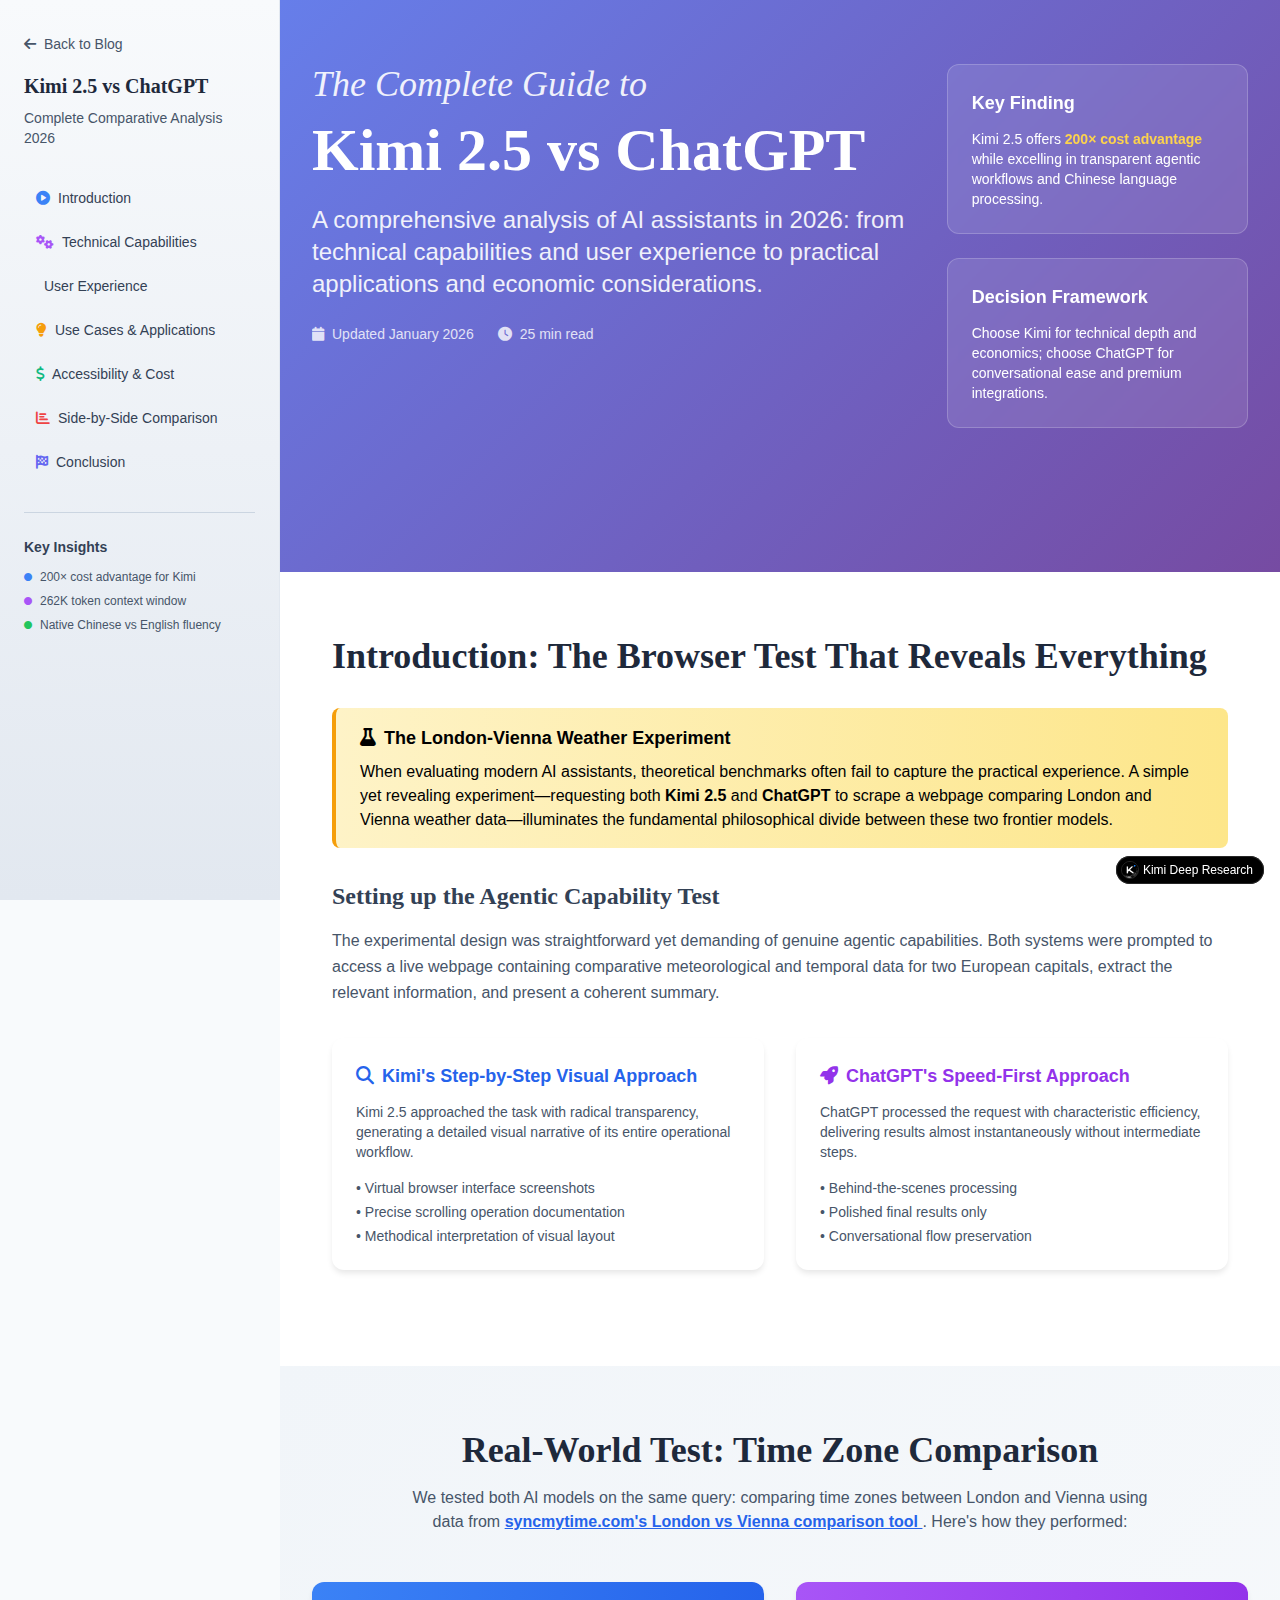
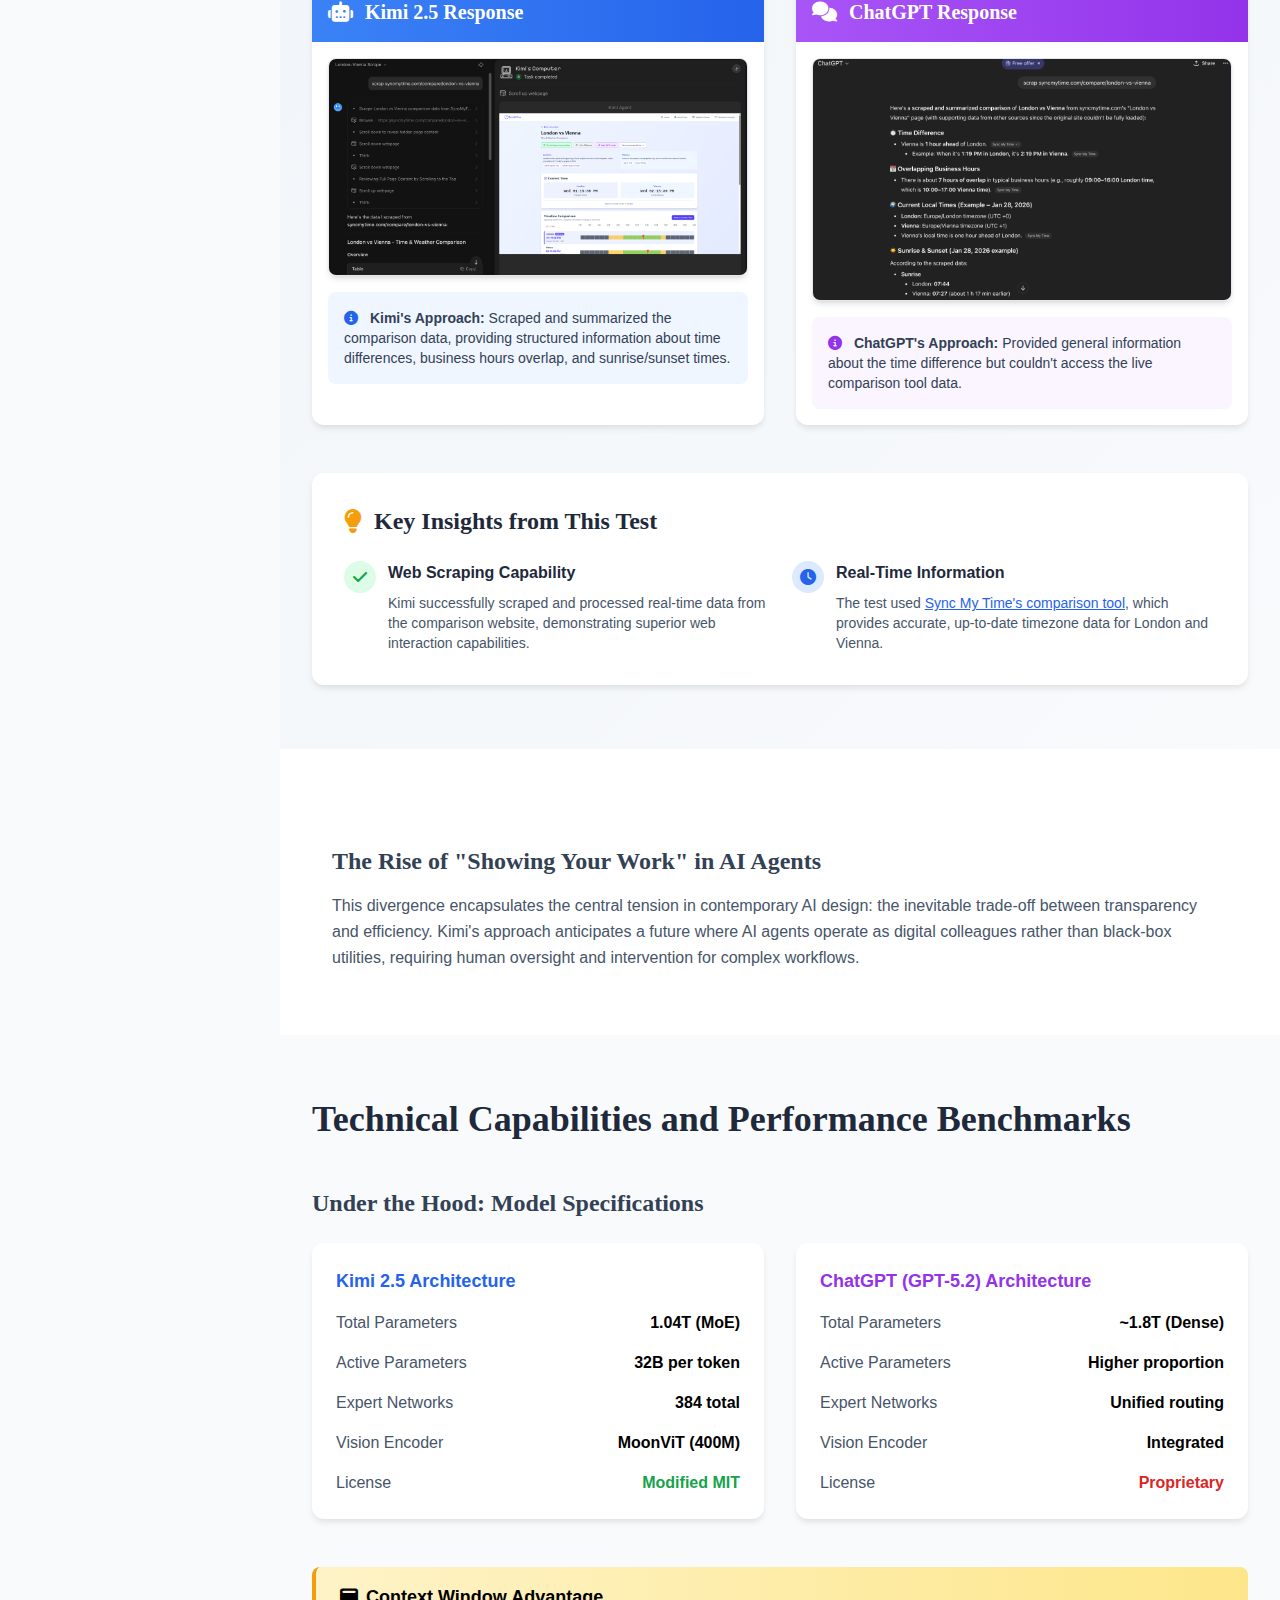
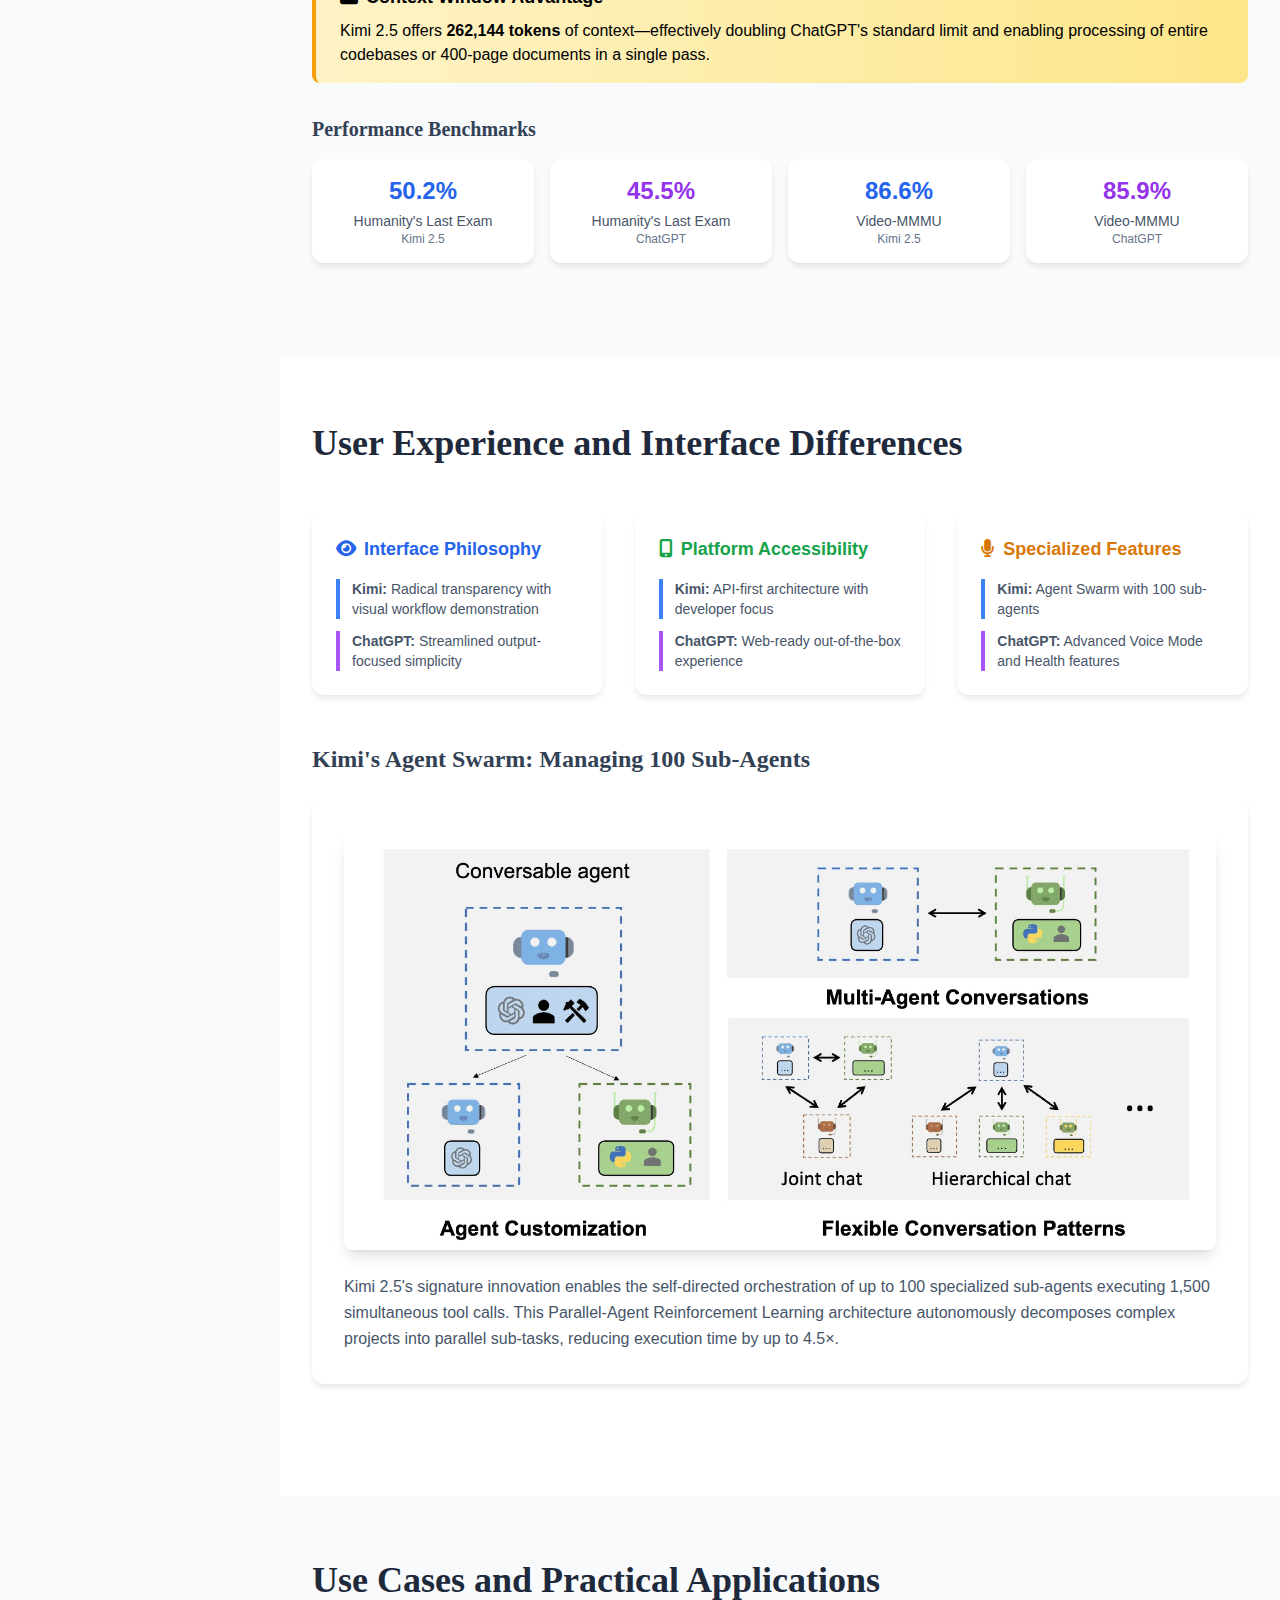
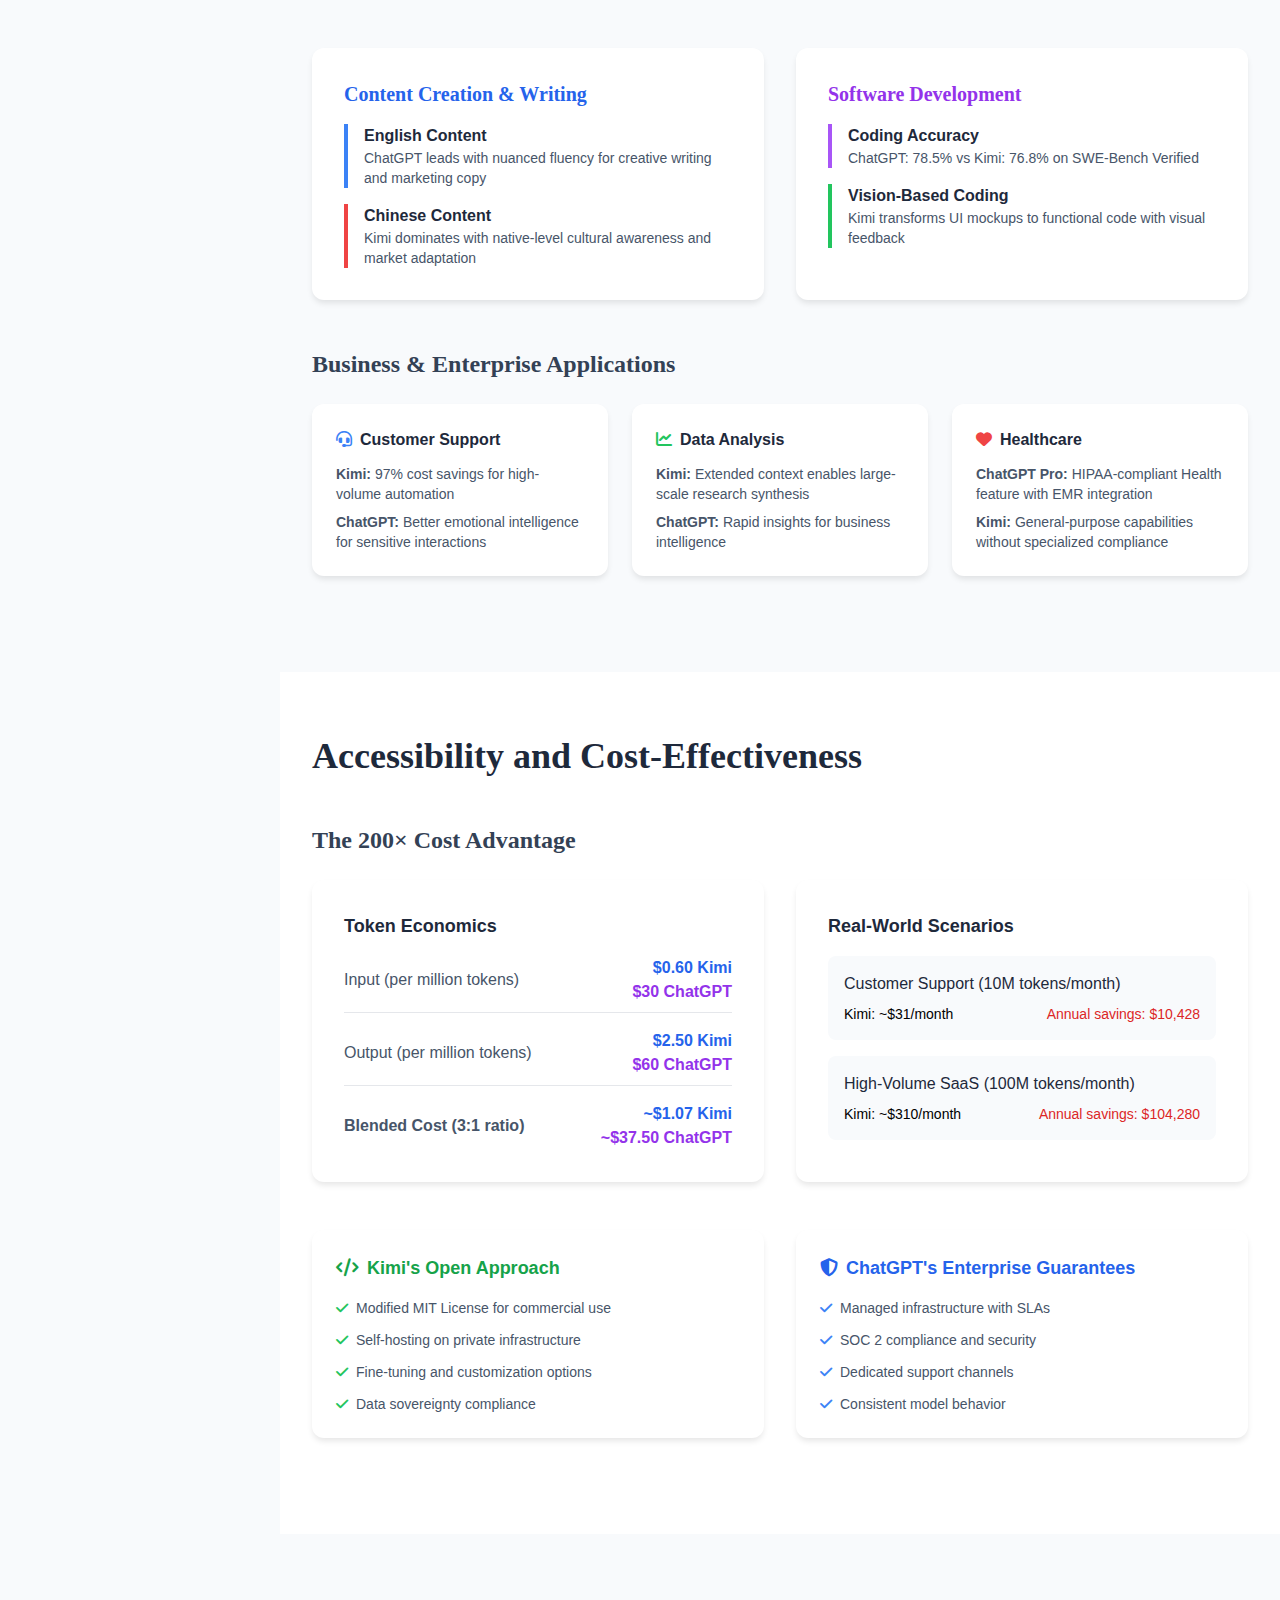
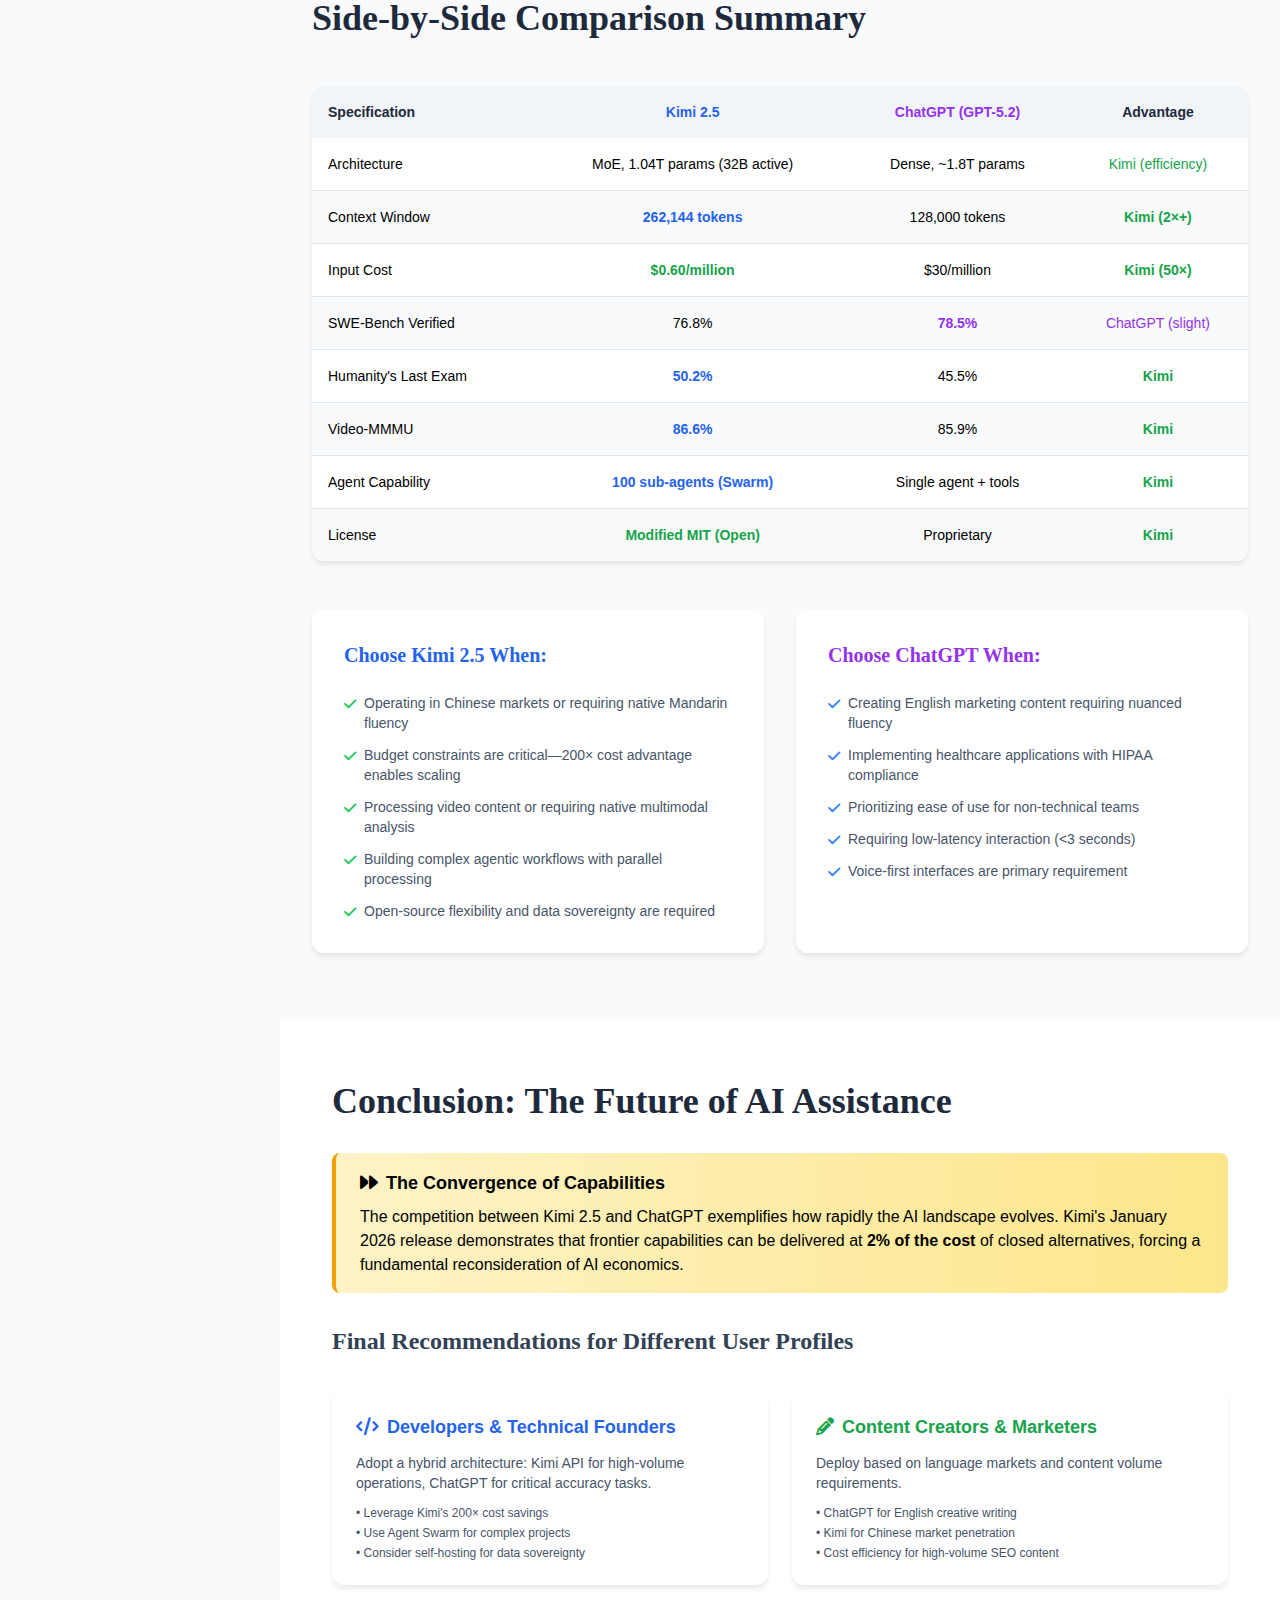
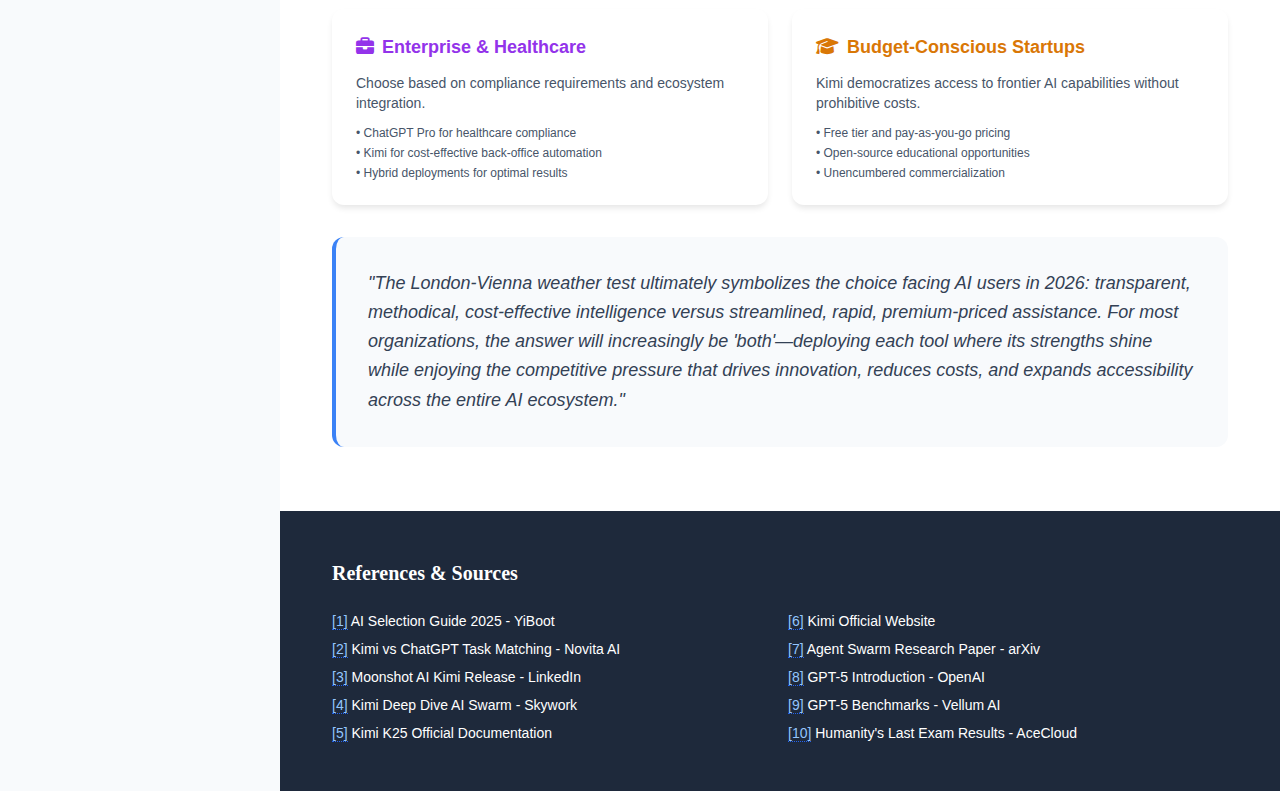
<file: kimi-guide.html>
<!DOCTYPE html>
<!-- saved from url=(0065)https://www.kimi.com/preview/19c05e88-d002-8267-8000-05ff05252a1d -->
<html lang="en"><head><meta http-equiv="Content-Type" content="text/html; charset=UTF-8">
    
    <meta name="viewport" content="width=device-width, initial-scale=1.0">
    <title>Kimi 2.5 vs ChatGPT: The Complete 2026 Guide</title>
    <script src="./kimi-guide_files/saved_resource"></script>
    <link href="./kimi-guide_files/css2" rel="stylesheet">
    <link rel="stylesheet" href="https://cdnjs.cloudflare.com/ajax/libs/font-awesome/6.4.0/css/all.min.css">
    <style>
        :root {
            --primary: #2563eb;
            --secondary: #64748b;
            --accent: #f59e0b;
            --neutral: #f8fafc;
            --base-100: #ffffff;
        }
        
        .font-tiempos { font-family: 'Tiempos Headline', serif; }
        .font-inter { font-family: 'Inter', sans-serif; }
        
        .hero-gradient {
            background: linear-gradient(135deg, #667eea 0%, #764ba2 100%);
        }
        
        .toc-fixed {
            position: fixed;
            top: 0;
            left: 0;
            width: 280px;
            height: 100vh;
            background: linear-gradient(180deg, #f8fafc 0%, #e2e8f0 100%);
            border-right: 1px solid #e2e8f0;
            z-index: 1000;
            overflow-y: auto;
            padding: 2rem 1.5rem;
        }
        
        .content-area {
            margin-left: 280px;
            min-height: 100vh;
        }
        
        .bento-grid {
            display: grid;
            grid-template-columns: 2fr 1fr;
            grid-template-rows: auto auto;
            gap: 2rem;
            margin-bottom: 3rem;
        }
        
        .bento-main {
            grid-row: 1 / 3;
        }
        
        .comparison-card {
            background: white;
            border-radius: 12px;
            box-shadow: 0 4px 6px -1px rgba(0, 0, 0, 0.1);
            transition: all 0.3s ease;
        }
        
        .comparison-card:hover {
            transform: translateY(-4px);
            box-shadow: 0 20px 25px -5px rgba(0, 0, 0, 0.1);
        }
        
        .insight-highlight {
            background: linear-gradient(90deg, #fef3c7 0%, #fde68a 100%);
            border-left: 4px solid #f59e0b;
            padding: 1rem 1.5rem;
            border-radius: 8px;
            margin: 1.5rem 0;
        }
        
        .citation-link {
            color: #2563eb;
            text-decoration: none;
            font-weight: 500;
            border-bottom: 1px dotted #2563eb;
        }
        
        .citation-link:hover {
            background: #eff6ff;
            border-bottom-style: solid;
        }
        
        @media (max-width: 1024px) {
            .toc-fixed {
                transform: translateX(-100%);
                transition: transform 0.3s ease;
            }
            
            .toc-fixed.open {
                transform: translateX(0);
            }
            
            .content-area {
                margin-left: 0;
            }
            
            .bento-grid {
                grid-template-columns: 1fr;
                grid-template-rows: auto auto auto;
            }
            
            .bento-main {
                grid-row: 1;
            }
        }

        @media (max-width: 768px) {
            .container {
                padding-left: 1rem;
                padding-right: 1rem;
            }

            .comparison-card, .bento-main, .bento-side, .insight-highlight {
                word-wrap: break-word;
                overflow-wrap: break-word;
            }
        }

        @media (max-width: 390px) {
            body {
                overflow-x: hidden;
            }
        }
    </style>
  <!--<base target="_blank">--><base href="." target="_blank">
<script src="./kimi-guide_files/sdk-seed.js" defer="" data-brand="dr"></script>
<style>*, ::before, ::after{--tw-border-spacing-x:0;--tw-border-spacing-y:0;--tw-translate-x:0;--tw-translate-y:0;--tw-rotate:0;--tw-skew-x:0;--tw-skew-y:0;--tw-scale-x:1;--tw-scale-y:1;--tw-pan-x: ;--tw-pan-y: ;--tw-pinch-zoom: ;--tw-scroll-snap-strictness:proximity;--tw-gradient-from-position: ;--tw-gradient-via-position: ;--tw-gradient-to-position: ;--tw-ordinal: ;--tw-slashed-zero: ;--tw-numeric-figure: ;--tw-numeric-spacing: ;--tw-numeric-fraction: ;--tw-ring-inset: ;--tw-ring-offset-width:0px;--tw-ring-offset-color:#fff;--tw-ring-color:rgb(59 130 246 / 0.5);--tw-ring-offset-shadow:0 0 #0000;--tw-ring-shadow:0 0 #0000;--tw-shadow:0 0 #0000;--tw-shadow-colored:0 0 #0000;--tw-blur: ;--tw-brightness: ;--tw-contrast: ;--tw-grayscale: ;--tw-hue-rotate: ;--tw-invert: ;--tw-saturate: ;--tw-sepia: ;--tw-drop-shadow: ;--tw-backdrop-blur: ;--tw-backdrop-brightness: ;--tw-backdrop-contrast: ;--tw-backdrop-grayscale: ;--tw-backdrop-hue-rotate: ;--tw-backdrop-invert: ;--tw-backdrop-opacity: ;--tw-backdrop-saturate: ;--tw-backdrop-sepia: ;--tw-contain-size: ;--tw-contain-layout: ;--tw-contain-paint: ;--tw-contain-style: }::backdrop{--tw-border-spacing-x:0;--tw-border-spacing-y:0;--tw-translate-x:0;--tw-translate-y:0;--tw-rotate:0;--tw-skew-x:0;--tw-skew-y:0;--tw-scale-x:1;--tw-scale-y:1;--tw-pan-x: ;--tw-pan-y: ;--tw-pinch-zoom: ;--tw-scroll-snap-strictness:proximity;--tw-gradient-from-position: ;--tw-gradient-via-position: ;--tw-gradient-to-position: ;--tw-ordinal: ;--tw-slashed-zero: ;--tw-numeric-figure: ;--tw-numeric-spacing: ;--tw-numeric-fraction: ;--tw-ring-inset: ;--tw-ring-offset-width:0px;--tw-ring-offset-color:#fff;--tw-ring-color:rgb(59 130 246 / 0.5);--tw-ring-offset-shadow:0 0 #0000;--tw-ring-shadow:0 0 #0000;--tw-shadow:0 0 #0000;--tw-shadow-colored:0 0 #0000;--tw-blur: ;--tw-brightness: ;--tw-contrast: ;--tw-grayscale: ;--tw-hue-rotate: ;--tw-invert: ;--tw-saturate: ;--tw-sepia: ;--tw-drop-shadow: ;--tw-backdrop-blur: ;--tw-backdrop-brightness: ;--tw-backdrop-contrast: ;--tw-backdrop-grayscale: ;--tw-backdrop-hue-rotate: ;--tw-backdrop-invert: ;--tw-backdrop-opacity: ;--tw-backdrop-saturate: ;--tw-backdrop-sepia: ;--tw-contain-size: ;--tw-contain-layout: ;--tw-contain-paint: ;--tw-contain-style: }/* ! tailwindcss v3.4.17 | MIT License | https://tailwindcss.com */*,::after,::before{box-sizing:border-box;border-width:0;border-style:solid;border-color:#e5e7eb}::after,::before{--tw-content:''}:host,html{line-height:1.5;-webkit-text-size-adjust:100%;-moz-tab-size:4;tab-size:4;font-family:ui-sans-serif, system-ui, sans-serif, "Apple Color Emoji", "Segoe UI Emoji", "Segoe UI Symbol", "Noto Color Emoji";font-feature-settings:normal;font-variation-settings:normal;-webkit-tap-highlight-color:transparent}body{margin:0;line-height:inherit}hr{height:0;color:inherit;border-top-width:1px}abbr:where([title]){-webkit-text-decoration:underline dotted;text-decoration:underline dotted}h1,h2,h3,h4,h5,h6{font-size:inherit;font-weight:inherit}a{color:inherit;text-decoration:inherit}b,strong{font-weight:bolder}code,kbd,pre,samp{font-family:ui-monospace, SFMono-Regular, Menlo, Monaco, Consolas, "Liberation Mono", "Courier New", monospace;font-feature-settings:normal;font-variation-settings:normal;font-size:1em}small{font-size:80%}sub,sup{font-size:75%;line-height:0;position:relative;vertical-align:baseline}sub{bottom:-.25em}sup{top:-.5em}table{text-indent:0;border-color:inherit;border-collapse:collapse}button,input,optgroup,select,textarea{font-family:inherit;font-feature-settings:inherit;font-variation-settings:inherit;font-size:100%;font-weight:inherit;line-height:inherit;letter-spacing:inherit;color:inherit;margin:0;padding:0}button,select{text-transform:none}button,input:where([type=button]),input:where([type=reset]),input:where([type=submit]){-webkit-appearance:button;background-color:transparent;background-image:none}:-moz-focusring{outline:auto}:-moz-ui-invalid{box-shadow:none}progress{vertical-align:baseline}::-webkit-inner-spin-button,::-webkit-outer-spin-button{height:auto}[type=search]{-webkit-appearance:textfield;outline-offset:-2px}::-webkit-search-decoration{-webkit-appearance:none}::-webkit-file-upload-button{-webkit-appearance:button;font:inherit}summary{display:list-item}blockquote,dd,dl,figure,h1,h2,h3,h4,h5,h6,hr,p,pre{margin:0}fieldset{margin:0;padding:0}legend{padding:0}menu,ol,ul{list-style:none;margin:0;padding:0}dialog{padding:0}textarea{resize:vertical}input::placeholder,textarea::placeholder{opacity:1;color:#9ca3af}[role=button],button{cursor:pointer}:disabled{cursor:default}audio,canvas,embed,iframe,img,object,svg,video{display:block;vertical-align:middle}img,video{max-width:100%;height:auto}[hidden]:where(:not([hidden=until-found])){display:none}.container{width:100%}@media (min-width: 640px){.container{max-width:640px}}@media (min-width: 768px){.container{max-width:768px}}@media (min-width: 1024px){.container{max-width:1024px}}@media (min-width: 1280px){.container{max-width:1280px}}@media (min-width: 1536px){.container{max-width:1536px}}.mx-auto{margin-left:auto;margin-right:auto}.my-8{margin-top:2rem;margin-bottom:2rem}.mb-2{margin-bottom:0.5rem}.mb-3{margin-bottom:0.75rem}.mb-4{margin-bottom:1rem}.mb-6{margin-bottom:1.5rem}.mb-8{margin-bottom:2rem}.mr-2{margin-right:0.5rem}.mt-8{margin-top:2rem}.mb-1{margin-bottom:0.25rem}.mb-12{margin-bottom:3rem}.mt-1{margin-top:0.25rem}.mt-12{margin-top:3rem}.block{display:block}.flex{display:flex}.grid{display:grid}.w-full{width:100%}.max-w-3xl{max-width:48rem}.max-w-4xl{max-width:56rem}.max-w-none{max-width:none}.max-w-6xl{max-width:72rem}.items-start{align-items:flex-start}.items-center{align-items:center}.justify-between{justify-content:space-between}.gap-8{gap:2rem}.gap-4{gap:1rem}.gap-6{gap:1.5rem}.space-x-6 > :not([hidden]) ~ :not([hidden]){--tw-space-x-reverse:0;margin-right:calc(1.5rem * var(--tw-space-x-reverse));margin-left:calc(1.5rem * calc(1 - var(--tw-space-x-reverse)))}.space-y-1 > :not([hidden]) ~ :not([hidden]){--tw-space-y-reverse:0;margin-top:calc(0.25rem * calc(1 - var(--tw-space-y-reverse)));margin-bottom:calc(0.25rem * var(--tw-space-y-reverse))}.space-y-2 > :not([hidden]) ~ :not([hidden]){--tw-space-y-reverse:0;margin-top:calc(0.5rem * calc(1 - var(--tw-space-y-reverse)));margin-bottom:calc(0.5rem * var(--tw-space-y-reverse))}.space-y-6 > :not([hidden]) ~ :not([hidden]){--tw-space-y-reverse:0;margin-top:calc(1.5rem * calc(1 - var(--tw-space-y-reverse)));margin-bottom:calc(1.5rem * var(--tw-space-y-reverse))}.space-y-3 > :not([hidden]) ~ :not([hidden]){--tw-space-y-reverse:0;margin-top:calc(0.75rem * calc(1 - var(--tw-space-y-reverse)));margin-bottom:calc(0.75rem * var(--tw-space-y-reverse))}.space-y-4 > :not([hidden]) ~ :not([hidden]){--tw-space-y-reverse:0;margin-top:calc(1rem * calc(1 - var(--tw-space-y-reverse)));margin-bottom:calc(1rem * var(--tw-space-y-reverse))}.divide-y > :not([hidden]) ~ :not([hidden]){--tw-divide-y-reverse:0;border-top-width:calc(1px * calc(1 - var(--tw-divide-y-reverse)));border-bottom-width:calc(1px * var(--tw-divide-y-reverse))}.divide-slate-200 > :not([hidden]) ~ :not([hidden]){--tw-divide-opacity:1;border-color:rgb(226 232 240 / var(--tw-divide-opacity, 1))}.overflow-x-auto{overflow-x:auto}.rounded-md{border-radius:0.375rem}.rounded-xl{border-radius:0.75rem}.rounded-lg{border-radius:0.5rem}.border{border-width:1px}.border-t{border-top-width:1px}.border-b{border-bottom-width:1px}.border-l-4{border-left-width:4px}.border-slate-300{--tw-border-opacity:1;border-color:rgb(203 213 225 / var(--tw-border-opacity, 1))}.border-white\/20{border-color:rgb(255 255 255 / 0.2)}.border-blue-500{--tw-border-opacity:1;border-color:rgb(59 130 246 / var(--tw-border-opacity, 1))}.border-green-500{--tw-border-opacity:1;border-color:rgb(34 197 94 / var(--tw-border-opacity, 1))}.border-purple-500{--tw-border-opacity:1;border-color:rgb(168 85 247 / var(--tw-border-opacity, 1))}.border-red-500{--tw-border-opacity:1;border-color:rgb(239 68 68 / var(--tw-border-opacity, 1))}.bg-slate-50{--tw-bg-opacity:1;background-color:rgb(248 250 252 / var(--tw-bg-opacity, 1))}.bg-white{--tw-bg-opacity:1;background-color:rgb(255 255 255 / var(--tw-bg-opacity, 1))}.bg-white\/10{background-color:rgb(255 255 255 / 0.1)}.bg-slate-100{--tw-bg-opacity:1;background-color:rgb(241 245 249 / var(--tw-bg-opacity, 1))}.bg-slate-800{--tw-bg-opacity:1;background-color:rgb(30 41 59 / var(--tw-bg-opacity, 1))}.p-6{padding:1.5rem}.p-4{padding:1rem}.p-8{padding:2rem}.px-3{padding-left:0.75rem;padding-right:0.75rem}.px-8{padding-left:2rem;padding-right:2rem}.py-16{padding-top:4rem;padding-bottom:4rem}.py-2{padding-top:0.5rem;padding-bottom:0.5rem}.py-12{padding-top:3rem;padding-bottom:3rem}.pt-6{padding-top:1.5rem}.pb-2{padding-bottom:0.5rem}.pl-3{padding-left:0.75rem}.pl-4{padding-left:1rem}.text-left{text-align:left}.text-center{text-align:center}.text-right{text-align:right}.text-2xl{font-size:1.5rem;line-height:2rem}.text-3xl{font-size:1.875rem;line-height:2.25rem}.text-4xl{font-size:2.25rem;line-height:2.5rem}.text-5xl{font-size:3rem;line-height:1}.text-\[8px\]{font-size:8px}.text-lg{font-size:1.125rem;line-height:1.75rem}.text-sm{font-size:0.875rem;line-height:1.25rem}.text-xl{font-size:1.25rem;line-height:1.75rem}.text-xs{font-size:0.75rem;line-height:1rem}.font-bold{font-weight:700}.font-light{font-weight:300}.font-medium{font-weight:500}.font-semibold{font-weight:600}.italic{font-style:italic}.leading-relaxed{line-height:1.625}.leading-tight{line-height:1.25}.text-amber-300{--tw-text-opacity:1;color:rgb(252 211 77 / var(--tw-text-opacity, 1))}.text-amber-500{--tw-text-opacity:1;color:rgb(245 158 11 / var(--tw-text-opacity, 1))}.text-blue-500{--tw-text-opacity:1;color:rgb(59 130 246 / var(--tw-text-opacity, 1))}.text-blue-600{--tw-text-opacity:1;color:rgb(37 99 235 / var(--tw-text-opacity, 1))}.text-emerald-500{--tw-text-opacity:1;color:rgb(16 185 129 / var(--tw-text-opacity, 1))}.text-green-500{--tw-text-opacity:1;color:rgb(34 197 94 / var(--tw-text-opacity, 1))}.text-indigo-500{--tw-text-opacity:1;color:rgb(99 102 241 / var(--tw-text-opacity, 1))}.text-purple-500{--tw-text-opacity:1;color:rgb(168 85 247 / var(--tw-text-opacity, 1))}.text-purple-600{--tw-text-opacity:1;color:rgb(147 51 234 / var(--tw-text-opacity, 1))}.text-red-500{--tw-text-opacity:1;color:rgb(239 68 68 / var(--tw-text-opacity, 1))}.text-slate-600{--tw-text-opacity:1;color:rgb(71 85 105 / var(--tw-text-opacity, 1))}.text-slate-700{--tw-text-opacity:1;color:rgb(51 65 85 / var(--tw-text-opacity, 1))}.text-slate-800{--tw-text-opacity:1;color:rgb(30 41 59 / var(--tw-text-opacity, 1))}.text-white{--tw-text-opacity:1;color:rgb(255 255 255 / var(--tw-text-opacity, 1))}.text-amber-600{--tw-text-opacity:1;color:rgb(217 119 6 / var(--tw-text-opacity, 1))}.text-green-600{--tw-text-opacity:1;color:rgb(22 163 74 / var(--tw-text-opacity, 1))}.text-red-600{--tw-text-opacity:1;color:rgb(220 38 38 / var(--tw-text-opacity, 1))}.text-slate-500{--tw-text-opacity:1;color:rgb(100 116 139 / var(--tw-text-opacity, 1))}.text-blue-300{--tw-text-opacity:1;color:rgb(147 197 253 / var(--tw-text-opacity, 1))}.opacity-80{opacity:0.8}.opacity-90{opacity:0.9}.shadow-lg{--tw-shadow:0 10px 15px -3px rgb(0 0 0 / 0.1), 0 4px 6px -4px rgb(0 0 0 / 0.1);--tw-shadow-colored:0 10px 15px -3px var(--tw-shadow-color), 0 4px 6px -4px var(--tw-shadow-color);box-shadow:var(--tw-ring-offset-shadow, 0 0 #0000), var(--tw-ring-shadow, 0 0 #0000), var(--tw-shadow)}.backdrop-blur-sm{--tw-backdrop-blur:blur(4px);-webkit-backdrop-filter:var(--tw-backdrop-blur) var(--tw-backdrop-brightness) var(--tw-backdrop-contrast) var(--tw-backdrop-grayscale) var(--tw-backdrop-hue-rotate) var(--tw-backdrop-invert) var(--tw-backdrop-opacity) var(--tw-backdrop-saturate) var(--tw-backdrop-sepia);backdrop-filter:var(--tw-backdrop-blur) var(--tw-backdrop-brightness) var(--tw-backdrop-contrast) var(--tw-backdrop-grayscale) var(--tw-backdrop-hue-rotate) var(--tw-backdrop-invert) var(--tw-backdrop-opacity) var(--tw-backdrop-saturate) var(--tw-backdrop-sepia)}.transition-colors{transition-property:color, background-color, border-color, fill, stroke, -webkit-text-decoration-color;transition-property:color, background-color, border-color, text-decoration-color, fill, stroke;transition-property:color, background-color, border-color, text-decoration-color, fill, stroke, -webkit-text-decoration-color;transition-timing-function:cubic-bezier(0.4, 0, 0.2, 1);transition-duration:150ms}.hover\:bg-slate-200:hover{--tw-bg-opacity:1;background-color:rgb(226 232 240 / var(--tw-bg-opacity, 1))}@media (min-width: 768px){.md\:grid-cols-2{grid-template-columns:repeat(2, minmax(0, 1fr))}.md\:grid-cols-3{grid-template-columns:repeat(3, minmax(0, 1fr))}}@media (min-width: 1024px){.lg\:grid-cols-2{grid-template-columns:repeat(2, minmax(0, 1fr))}.lg\:grid-cols-3{grid-template-columns:repeat(3, minmax(0, 1fr))}.lg\:grid-cols-4{grid-template-columns:repeat(4, minmax(0, 1fr))}.lg\:text-2xl{font-size:1.5rem;line-height:2rem}.lg\:text-4xl{font-size:2.25rem;line-height:2.5rem}.lg\:text-6xl{font-size:3.75rem;line-height:1}}</style><script src="./kimi-guide_files/preview-widgets.min.js" async=""></script>
    <style>
      .kimi-brand-container {
        position: fixed;
        bottom: 16px;
        right: 16px;
        display: flex;
        align-items: center;
        gap: 8px;
        z-index: 99999999;
        transition: opacity 0.3s ease;
      }

      .kimi-brand-close-icon {
        cursor: pointer;
        border-radius: 50%;
        width: 26px;
        height: 26px;
        background: rgba(69, 69, 69, 0.70);
        display: none;
        align-items: center;
        justify-content: center;
        border: 0.5px solid rgba(255, 255, 255, 0.15);
      }

      .kimi-brand-container:hover .kimi-brand-close-icon {
        display: flex;
      }

      .kimi-brand-link {
        background: #000;
        color: white;
        padding: 4px 6px 4px 4px;
        border-radius: 16px;
        font-family: Arial, sans-serif;
        font-size: 12px;
        line-height: 18px;
        cursor: pointer;
        display: flex;
        align-items: center;
        gap: 4px;
        border: 0.5px solid rgba(255, 255, 255, 0.15);
        text-decoration: none;
      }

      .kimi-brand-container:hover .kimi-brand-icon {
        width: 16px;
      }

      .kimi-brand-icon {
        width: 0;
        overflow: hidden;
        transition: width 0.3s ease;
        pointer-events: none;
      }

      .kimi-brand-avatar {
        width: 18px;
        height: 18px;
        border: 0.5px solid rgba(255, 255, 255, 0.15);
        border-radius: 50%;
      }
    </style>
  </head>

  <body class="bg-slate-50 font-inter" data-new-gr-c-s-check-loaded="14.1270.0" data-gr-ext-installed="">
    <!-- Table of Contents - Fixed Left Sidebar -->
    <nav class="toc-fixed">
      <div class="mb-4">
        <a href="/blog.html" class="inline-flex items-center text-sm text-slate-600 hover:text-slate-900 transition-colors">
          <i class="fas fa-arrow-left mr-2"></i>Back to Blog
        </a>
      </div>
      <div class="mb-8">
        <h2 class="font-tiempos text-xl font-bold text-slate-800 mb-2">Kimi 2.5 vs ChatGPT</h2>
        <p class="text-sm text-slate-600">Complete Comparative Analysis 2026</p>
      </div>

      <div class="space-y-2">
        <a href="#introduction" class="block px-3 py-2 text-sm font-medium text-slate-700 hover:bg-slate-200 rounded-md transition-colors">
          <i class="fas fa-play-circle mr-2 text-blue-500"></i>Introduction
        </a>
        <a href="#technical" class="block px-3 py-2 text-sm font-medium text-slate-700 hover:bg-slate-200 rounded-md transition-colors">
          <i class="fas fa-cogs mr-2 text-purple-500"></i>Technical Capabilities
        </a>
        <a href="#experience" class="block px-3 py-2 text-sm font-medium text-slate-700 hover:bg-slate-200 rounded-md transition-colors">
          <i class="fas fa-user-interface mr-2 text-green-500"></i>User Experience
        </a>
        <a href="#usecases" class="block px-3 py-2 text-sm font-medium text-slate-700 hover:bg-slate-200 rounded-md transition-colors">
          <i class="fas fa-lightbulb mr-2 text-amber-500"></i>Use Cases &amp; Applications
        </a>
        <a href="#accessibility" class="block px-3 py-2 text-sm font-medium text-slate-700 hover:bg-slate-200 rounded-md transition-colors">
          <i class="fas fa-dollar-sign mr-2 text-emerald-500"></i>Accessibility &amp; Cost
        </a>
        <a href="#comparison" class="block px-3 py-2 text-sm font-medium text-slate-700 hover:bg-slate-200 rounded-md transition-colors">
          <i class="fas fa-chart-bar mr-2 text-red-500"></i>Side-by-Side Comparison
        </a>
        <a href="#conclusion" class="block px-3 py-2 text-sm font-medium text-slate-700 hover:bg-slate-200 rounded-md transition-colors">
          <i class="fas fa-flag-checkered mr-2 text-indigo-500"></i>Conclusion
        </a>
      </div>

      <div class="mt-8 pt-6 border-t border-slate-300">
        <h3 class="font-semibold text-sm text-slate-700 mb-3">Key Insights</h3>
        <div class="space-y-2 text-xs text-slate-600">
          <div class="flex items-center">
            <i class="fas fa-circle text-blue-500 mr-2 text-[8px]"></i>
            <span>200× cost advantage for Kimi</span>
          </div>
          <div class="flex items-center">
            <i class="fas fa-circle text-purple-500 mr-2 text-[8px]"></i>
            <span>262K token context window</span>
          </div>
          <div class="flex items-center">
            <i class="fas fa-circle text-green-500 mr-2 text-[8px]"></i>
            <span>Native Chinese vs English fluency</span>
          </div>
        </div>
      </div>
    </nav>

    <!-- Main Content Area -->
    <main class="content-area">
      <!-- Hero Section with Bento Grid -->
      <section class="hero-gradient text-white py-16">
        <div class="container mx-auto px-8">
          <div class="bento-grid">
            <!-- Main Hero Content -->
            <div class="bento-main">
              <div class="space-y-6">
                <h1 class="font-tiempos text-5xl lg:text-6xl font-bold leading-tight">
                  <em class="block text-3xl lg:text-4xl font-light mb-4 opacity-90">The Complete Guide to</em>
                  Kimi 2.5 vs ChatGPT
                </h1>
                <p class="text-xl lg:text-2xl opacity-90 max-w-3xl leading-relaxed">
                  A comprehensive analysis of AI assistants in 2026: from technical capabilities and user experience to practical applications and economic considerations.
                </p>
                <div class="flex items-center space-x-6 text-sm opacity-80">
                  <span><i class="fas fa-calendar mr-2"></i>Updated January 2026</span>
                  <span><i class="fas fa-clock mr-2"></i>25 min read</span>
                </div>
              </div>
            </div>

            <!-- Side Cards -->
            <div class="space-y-6">
              <div class="bg-white/10 backdrop-blur-sm rounded-xl p-6 border border-white/20">
                <h3 class="font-semibold text-lg mb-3">Key Finding</h3>
                <p class="text-sm">Kimi 2.5 offers <strong class="text-amber-300">200× cost advantage</strong> while excelling in transparent agentic workflows and Chinese language processing.</p>
              </div>

              <div class="bg-white/10 backdrop-blur-sm rounded-xl p-6 border border-white/20">
                <h3 class="font-semibold text-lg mb-3">Decision Framework</h3>
                <p class="text-sm">Choose Kimi for technical depth and economics; choose ChatGPT for conversational ease and premium integrations.</p>
              </div>
            </div>
          </div>
        </div>
      </section>

      <!-- Introduction Section -->
      <section id="introduction" class="py-16 bg-white">
        <div class="container mx-auto px-8">
          <div class="max-w-4xl mx-auto">
            <h2 class="font-tiempos text-4xl font-bold text-slate-800 mb-8">Introduction: The Browser Test That Reveals Everything</h2>

            <div class="prose prose-lg max-w-none">
              <div class="insight-highlight">
                <h3 class="font-semibold text-lg mb-2"><i class="fas fa-flask mr-2"></i>The London-Vienna Weather Experiment</h3>
                <p>When evaluating modern AI assistants, theoretical benchmarks often fail to capture the practical experience. A simple yet revealing experiment—requesting both <strong>Kimi 2.5</strong> and <strong>ChatGPT</strong> to scrape a webpage comparing London and Vienna weather data—illuminates the fundamental philosophical divide between these two frontier models.</p>
              </div>

              <h3 class="font-tiempos text-2xl font-semibold text-slate-700 mt-8 mb-4">Setting up the Agentic Capability Test</h3>
              <p class="text-slate-600 leading-relaxed mb-6">The experimental design was straightforward yet demanding of genuine agentic capabilities. Both systems were prompted to access a live webpage containing comparative meteorological and temporal data for two European capitals, extract the relevant information, and present a coherent summary.</p>

              <div class="grid md:grid-cols-2 gap-8 my-8">
                <div class="comparison-card p-6">
                  <h4 class="font-semibold text-lg text-blue-600 mb-3"><i class="fas fa-search mr-2"></i>Kimi's Step-by-Step Visual Approach</h4>
                  <p class="text-slate-600 text-sm mb-4">Kimi 2.5 approached the task with radical transparency, generating a detailed visual narrative of its entire operational workflow.</p>
                  <ul class="text-sm text-slate-600 space-y-1">
                    <li>• Virtual browser interface screenshots</li>
                    <li>• Precise scrolling operation documentation</li>
                    <li>• Methodical interpretation of visual layout</li>
                  </ul>
                </div>

                <div class="comparison-card p-6">
                  <h4 class="font-semibold text-lg text-purple-600 mb-3"><i class="fas fa-rocket mr-2"></i>ChatGPT's Speed-First Approach</h4>
                  <p class="text-slate-600 text-sm mb-4">ChatGPT processed the request with characteristic efficiency, delivering results almost instantaneously without intermediate steps.</p>
                  <ul class="text-sm text-slate-600 space-y-1">
                    <li>• Behind-the-scenes processing</li>
                    <li>• Polished final results only</li>
                    <li>• Conversational flow preservation</li>
                  </ul>
                </div>
              </div>
            </div>
          </div>
        </div>
      </section>

      <!-- Real-World Test: London vs Vienna Time Comparison -->
      <section class="py-16 bg-gradient-to-br from-slate-100 to-slate-50">
        <div class="container mx-auto px-8">
          <div class="max-w-6xl mx-auto">
            <h2 class="font-tiempos text-4xl font-bold text-slate-800 mb-4 text-center">Real-World Test: Time Zone Comparison</h2>
            <p class="text-center text-slate-600 mb-12 max-w-3xl mx-auto">
              We tested both AI models on the same query: comparing time zones between London and Vienna using data from 
              <a href="https://www.syncmytime.com/compare/vienna-vs-london" target="_blank" rel="dofollow" class="text-blue-600 hover:text-blue-700 font-semibold underline">
                syncmytime.com's London vs Vienna comparison tool
              </a>. Here's how they performed:
            </p>

            <div class="grid md:grid-cols-2 gap-8">
              <!-- Kimi Screenshot -->
              <div class="comparison-card overflow-hidden">
                <div class="bg-gradient-to-r from-blue-500 to-blue-600 p-4">
                  <h3 class="font-tiempos text-xl font-bold text-white flex items-center">
                    <i class="fas fa-robot mr-3"></i>Kimi 2.5 Response
                  </h3>
                </div>
                <div class="p-4">
                  <img src="kimi_screenshot.png" alt="Kimi 2.5 time zone comparison response" class="w-full rounded-lg shadow-md border border-slate-200">
                  <div class="mt-4 p-4 bg-blue-50 rounded-lg">
                    <p class="text-sm text-slate-700">
                      <i class="fas fa-info-circle text-blue-600 mr-2"></i>
                      <strong>Kimi's Approach:</strong> Scraped and summarized the comparison data, providing structured information about time differences, business hours overlap, and sunrise/sunset times.
                    </p>
                  </div>
                </div>
              </div>

              <!-- ChatGPT Screenshot -->
              <div class="comparison-card overflow-hidden">
                <div class="bg-gradient-to-r from-purple-500 to-purple-600 p-4">
                  <h3 class="font-tiempos text-xl font-bold text-white flex items-center">
                    <i class="fas fa-comments mr-3"></i>ChatGPT Response
                  </h3>
                </div>
                <div class="p-4">
                  <img src="chatgpt_screenshot.png" alt="ChatGPT time zone comparison response" class="w-full rounded-lg shadow-md border border-slate-200">
                  <div class="mt-4 p-4 bg-purple-50 rounded-lg">
                    <p class="text-sm text-slate-700">
                      <i class="fas fa-info-circle text-purple-600 mr-2"></i>
                      <strong>ChatGPT's Approach:</strong> Provided general information about the time difference but couldn't access the live comparison tool data.
                    </p>
                  </div>
                </div>
              </div>
            </div>

            <!-- Key Insights -->
            <div class="mt-12 comparison-card p-8">
              <h3 class="font-tiempos text-2xl font-semibold text-slate-800 mb-6 flex items-center">
                <i class="fas fa-lightbulb text-amber-500 mr-3"></i>Key Insights from This Test
              </h3>
              <div class="grid md:grid-cols-2 gap-6">
                <div class="flex items-start">
                  <div class="flex-shrink-0 w-8 h-8 bg-green-100 rounded-full flex items-center justify-center mr-3">
                    <i class="fas fa-check text-green-600"></i>
                  </div>
                  <div>
                    <h4 class="font-semibold text-slate-800 mb-2">Web Scraping Capability</h4>
                    <p class="text-sm text-slate-600">Kimi successfully scraped and processed real-time data from the comparison website, demonstrating superior web interaction capabilities.</p>
                  </div>
                </div>
                <div class="flex items-start">
                  <div class="flex-shrink-0 w-8 h-8 bg-blue-100 rounded-full flex items-center justify-center mr-3">
                    <i class="fas fa-clock text-blue-600"></i>
                  </div>
                  <div>
                    <h4 class="font-semibold text-slate-800 mb-2">Real-Time Information</h4>
                    <p class="text-sm text-slate-600">The test used <a href="https://www.syncmytime.com/compare/vienna-vs-london" target="_blank" rel="dofollow" class="text-blue-600 hover:text-blue-700 underline">Sync My Time's comparison tool</a>, which provides accurate, up-to-date timezone data for London and Vienna.</p>
                  </div>
                </div>
              </div>
            </div>
          </div>
        </div>
      </section>

      <!-- User Experience Comparison -->
      <section id="experience" class="py-16 bg-white">
        <div class="container mx-auto px-8">
          <div class="max-w-4xl mx-auto">
            <div class="prose prose-lg max-w-none">
              <h3 class="font-tiempos text-2xl font-semibold text-slate-700 mt-8 mb-4">The Rise of "Showing Your Work" in AI Agents</h3>
              <p class="text-slate-600 leading-relaxed">This divergence encapsulates the central tension in contemporary AI design: the inevitable trade-off between transparency and efficiency. Kimi's approach anticipates a future where AI agents operate as digital colleagues rather than black-box utilities, requiring human oversight and intervention for complex workflows.</p>
            </div>
          </div>
        </div>
      </section>

      <!-- Technical Capabilities Section -->
      <section id="technical" class="py-16 bg-slate-50">
        <div class="container mx-auto px-8">
          <div class="max-w-6xl mx-auto">
            <h2 class="font-tiempos text-4xl font-bold text-slate-800 mb-12">Technical Capabilities and Performance Benchmarks</h2>

            <!-- Architecture Comparison -->
            <div class="mb-12">
              <h3 class="font-tiempos text-2xl font-semibold text-slate-700 mb-6">Under the Hood: Model Specifications</h3>

              <div class="grid lg:grid-cols-2 gap-8">
                <div class="comparison-card p-6">
                  <h4 class="font-semibold text-lg text-blue-600 mb-4">Kimi 2.5 Architecture</h4>
                  <div class="space-y-4">
                    <div class="flex justify-between items-center">
                      <span class="text-slate-600">Total Parameters</span>
                      <span class="font-semibold">1.04T (MoE)</span>
                    </div>
                    <div class="flex justify-between items-center">
                      <span class="text-slate-600">Active Parameters</span>
                      <span class="font-semibold">32B per token</span>
                    </div>
                    <div class="flex justify-between items-center">
                      <span class="text-slate-600">Expert Networks</span>
                      <span class="font-semibold">384 total</span>
                    </div>
                    <div class="flex justify-between items-center">
                      <span class="text-slate-600">Vision Encoder</span>
                      <span class="font-semibold">MoonViT (400M)</span>
                    </div>
                    <div class="flex justify-between items-center">
                      <span class="text-slate-600">License</span>
                      <span class="font-semibold text-green-600">Modified MIT</span>
                    </div>
                  </div>
                </div>

                <div class="comparison-card p-6">
                  <h4 class="font-semibold text-lg text-purple-600 mb-4">ChatGPT (GPT-5.2) Architecture</h4>
                  <div class="space-y-4">
                    <div class="flex justify-between items-center">
                      <span class="text-slate-600">Total Parameters</span>
                      <span class="font-semibold">~1.8T (Dense)</span>
                    </div>
                    <div class="flex justify-between items-center">
                      <span class="text-slate-600">Active Parameters</span>
                      <span class="font-semibold">Higher proportion</span>
                    </div>
                    <div class="flex justify-between items-center">
                      <span class="text-slate-600">Expert Networks</span>
                      <span class="font-semibold">Unified routing</span>
                    </div>
                    <div class="flex justify-between items-center">
                      <span class="text-slate-600">Vision Encoder</span>
                      <span class="font-semibold">Integrated</span>
                    </div>
                    <div class="flex justify-between items-center">
                      <span class="text-slate-600">License</span>
                      <span class="font-semibold text-red-600">Proprietary</span>
                    </div>
                  </div>
                </div>
              </div>
            </div>

            <!-- Context Window Comparison -->
            <div class="insight-highlight mb-8">
              <h4 class="font-semibold text-lg mb-2"><i class="fas fa-window-maximize mr-2"></i>Context Window Advantage</h4>
              <p>Kimi 2.5 offers <strong>262,144 tokens</strong> of context—effectively doubling ChatGPT's standard limit and enabling processing of entire codebases or 400-page documents in a single pass.</p>
            </div>

            <!-- Benchmark Performance -->
            <div class="mb-8">
              <h4 class="font-tiempos text-xl font-semibold text-slate-700 mb-4">Performance Benchmarks</h4>
              <div class="grid md:grid-cols-2 lg:grid-cols-4 gap-4">
                <div class="comparison-card p-4 text-center">
                  <div class="text-2xl font-bold text-blue-600 mb-1">50.2%</div>
                  <div class="text-sm text-slate-600">Humanity's Last Exam</div>
                  <div class="text-xs text-slate-500">Kimi 2.5</div>
                </div>
                <div class="comparison-card p-4 text-center">
                  <div class="text-2xl font-bold text-purple-600 mb-1">45.5%</div>
                  <div class="text-sm text-slate-600">Humanity's Last Exam</div>
                  <div class="text-xs text-slate-500">ChatGPT</div>
                </div>
                <div class="comparison-card p-4 text-center">
                  <div class="text-2xl font-bold text-blue-600 mb-1">86.6%</div>
                  <div class="text-sm text-slate-600">Video-MMMU</div>
                  <div class="text-xs text-slate-500">Kimi 2.5</div>
                </div>
                <div class="comparison-card p-4 text-center">
                  <div class="text-2xl font-bold text-purple-600 mb-1">85.9%</div>
                  <div class="text-sm text-slate-600">Video-MMMU</div>
                  <div class="text-xs text-slate-500">ChatGPT</div>
                </div>
              </div>
            </div>
          </div>
        </div>
      </section>

      <!-- User Experience Section -->
      <section id="experience" class="py-16 bg-white">
        <div class="container mx-auto px-8">
          <div class="max-w-6xl mx-auto">
            <h2 class="font-tiempos text-4xl font-bold text-slate-800 mb-12">User Experience and Interface Differences</h2>

            <div class="grid lg:grid-cols-3 gap-8 mb-12">
              <div class="comparison-card p-6">
                <h3 class="font-semibold text-lg text-blue-600 mb-4"><i class="fas fa-eye mr-2"></i>Interface Philosophy</h3>
                <div class="space-y-3 text-sm text-slate-600">
                  <div class="border-l-4 border-blue-500 pl-3">
                    <strong>Kimi:</strong> Radical transparency with visual workflow demonstration
                  </div>
                  <div class="border-l-4 border-purple-500 pl-3">
                    <strong>ChatGPT:</strong> Streamlined output-focused simplicity
                  </div>
                </div>
              </div>

              <div class="comparison-card p-6">
                <h3 class="font-semibold text-lg text-green-600 mb-4"><i class="fas fa-mobile-alt mr-2"></i>Platform Accessibility</h3>
                <div class="space-y-3 text-sm text-slate-600">
                  <div class="border-l-4 border-blue-500 pl-3">
                    <strong>Kimi:</strong> API-first architecture with developer focus
                  </div>
                  <div class="border-l-4 border-purple-500 pl-3">
                    <strong>ChatGPT:</strong> Web-ready out-of-the-box experience
                  </div>
                </div>
              </div>

              <div class="comparison-card p-6">
                <h3 class="font-semibold text-lg text-amber-600 mb-4"><i class="fas fa-microphone mr-2"></i>Specialized Features</h3>
                <div class="space-y-3 text-sm text-slate-600">
                  <div class="border-l-4 border-blue-500 pl-3">
                    <strong>Kimi:</strong> Agent Swarm with 100 sub-agents
                  </div>
                  <div class="border-l-4 border-purple-500 pl-3">
                    <strong>ChatGPT:</strong> Advanced Voice Mode and Health features
                  </div>
                </div>
              </div>
            </div>

            <!-- Agent Swarm Visualization -->
            <div class="mb-12">
              <h3 class="font-tiempos text-2xl font-semibold text-slate-700 mb-6">Kimi's Agent Swarm: Managing 100 Sub-Agents</h3>
              <div class="comparison-card p-8">
                <div class="text-center mb-6">
                  <img src="./kimi-guide_files/23b112b00bb28ad68f6108f8ed7fc6d4a2992321.png" alt="Abstract visualization of AI agents working in parallel" class="mx-auto rounded-lg shadow-lg" size="medium" aspect="wide" query="AI swarm agents collaboration" referrerpolicy="no-referrer" data-modified="1" data-score="0.00">
                </div>
                <p class="text-slate-600 leading-relaxed">Kimi 2.5's signature innovation enables the self-directed orchestration of up to 100 specialized sub-agents executing 1,500 simultaneous tool calls. This Parallel-Agent Reinforcement Learning architecture autonomously decomposes complex projects into parallel sub-tasks, reducing execution time by up to 4.5×.</p>
              </div>
            </div>
          </div>
        </div>
      </section>

      <!-- Use Cases Section -->
      <section id="usecases" class="py-16 bg-slate-50">
        <div class="container mx-auto px-8">
          <div class="max-w-6xl mx-auto">
            <h2 class="font-tiempos text-4xl font-bold text-slate-800 mb-12">Use Cases and Practical Applications</h2>

            <div class="grid lg:grid-cols-2 gap-8 mb-12">
              <div class="comparison-card p-8">
                <h3 class="font-tiempos text-xl font-semibold text-blue-600 mb-4">Content Creation &amp; Writing</h3>
                <div class="space-y-4">
                  <div class="border-l-4 border-blue-500 pl-4">
                    <h4 class="font-semibold text-slate-800">English Content</h4>
                    <p class="text-sm text-slate-600">ChatGPT leads with nuanced fluency for creative writing and marketing copy</p>
                  </div>
                  <div class="border-l-4 border-red-500 pl-4">
                    <h4 class="font-semibold text-slate-800">Chinese Content</h4>
                    <p class="text-sm text-slate-600">Kimi dominates with native-level cultural awareness and market adaptation</p>
                  </div>
                </div>
              </div>

              <div class="comparison-card p-8">
                <h3 class="font-tiempos text-xl font-semibold text-purple-600 mb-4">Software Development</h3>
                <div class="space-y-4">
                  <div class="border-l-4 border-purple-500 pl-4">
                    <h4 class="font-semibold text-slate-800">Coding Accuracy</h4>
                    <p class="text-sm text-slate-600">ChatGPT: 78.5% vs Kimi: 76.8% on SWE-Bench Verified</p>
                  </div>
                  <div class="border-l-4 border-green-500 pl-4">
                    <h4 class="font-semibold text-slate-800">Vision-Based Coding</h4>
                    <p class="text-sm text-slate-600">Kimi transforms UI mockups to functional code with visual feedback</p>
                  </div>
                </div>
              </div>
            </div>

            <!-- Business Applications -->
            <div class="mb-8">
              <h3 class="font-tiempos text-2xl font-semibold text-slate-700 mb-6">Business &amp; Enterprise Applications</h3>
              <div class="grid md:grid-cols-3 gap-6">
                <div class="comparison-card p-6">
                  <h4 class="font-semibold text-slate-800 mb-3"><i class="fas fa-headset mr-2 text-blue-500"></i>Customer Support</h4>
                  <div class="text-sm text-slate-600 space-y-2">
                    <p><strong>Kimi:</strong> 97% cost savings for high-volume automation</p>
                    <p><strong>ChatGPT:</strong> Better emotional intelligence for sensitive interactions</p>
                  </div>
                </div>

                <div class="comparison-card p-6">
                  <h4 class="font-semibold text-slate-800 mb-3"><i class="fas fa-chart-line mr-2 text-green-500"></i>Data Analysis</h4>
                  <div class="text-sm text-slate-600 space-y-2">
                    <p><strong>Kimi:</strong> Extended context enables large-scale research synthesis</p>
                    <p><strong>ChatGPT:</strong> Rapid insights for business intelligence</p>
                  </div>
                </div>

                <div class="comparison-card p-6">
                  <h4 class="font-semibold text-slate-800 mb-3"><i class="fas fa-heart mr-2 text-red-500"></i>Healthcare</h4>
                  <div class="text-sm text-slate-600 space-y-2">
                    <p><strong>ChatGPT Pro:</strong> HIPAA-compliant Health feature with EMR integration</p>
                    <p><strong>Kimi:</strong> General-purpose capabilities without specialized compliance</p>
                  </div>
                </div>
              </div>
            </div>
          </div>
        </div>
      </section>

      <!-- Accessibility &amp; Cost Section -->
      <section id="accessibility" class="py-16 bg-white">
        <div class="container mx-auto px-8">
          <div class="max-w-6xl mx-auto">
            <h2 class="font-tiempos text-4xl font-bold text-slate-800 mb-12">Accessibility and Cost-Effectiveness</h2>

            <!-- Cost Comparison -->
            <div class="mb-12">
              <h3 class="font-tiempos text-2xl font-semibold text-slate-700 mb-6">The 200× Cost Advantage</h3>
              <div class="grid lg:grid-cols-2 gap-8">
                <div class="comparison-card p-8">
                  <h4 class="font-semibold text-lg text-slate-800 mb-4">Token Economics</h4>
                  <div class="space-y-4">
                    <div class="flex justify-between items-center border-b pb-2">
                      <span class="text-slate-600">Input (per million tokens)</span>
                      <div class="text-right">
                        <div class="font-semibold text-blue-600">$0.60 Kimi</div>
                        <div class="font-semibold text-purple-600">$30 ChatGPT</div>
                      </div>
                    </div>
                    <div class="flex justify-between items-center border-b pb-2">
                      <span class="text-slate-600">Output (per million tokens)</span>
                      <div class="text-right">
                        <div class="font-semibold text-blue-600">$2.50 Kimi</div>
                        <div class="font-semibold text-purple-600">$60 ChatGPT</div>
                      </div>
                    </div>
                    <div class="flex justify-between items-center">
                      <span class="text-slate-600 font-semibold">Blended Cost (3:1 ratio)</span>
                      <div class="text-right">
                        <div class="font-semibold text-blue-600">~$1.07 Kimi</div>
                        <div class="font-semibold text-purple-600">~$37.50 ChatGPT</div>
                      </div>
                    </div>
                  </div>
                </div>

                <div class="comparison-card p-8">
                  <h4 class="font-semibold text-lg text-slate-800 mb-4">Real-World Scenarios</h4>
                  <div class="space-y-4">
                    <div class="bg-slate-50 p-4 rounded-lg">
                      <h5 class="font-medium text-slate-800 mb-2">Customer Support (10M tokens/month)</h5>
                      <div class="flex justify-between text-sm">
                        <span>Kimi: ~$31/month</span>
                        <span class="text-red-600">Annual savings: $10,428</span>
                      </div>
                    </div>
                    <div class="bg-slate-50 p-4 rounded-lg">
                      <h5 class="font-medium text-slate-800 mb-2">High-Volume SaaS (100M tokens/month)</h5>
                      <div class="flex justify-between text-sm">
                        <span>Kimi: ~$310/month</span>
                        <span class="text-red-600">Annual savings: $104,280</span>
                      </div>
                    </div>
                  </div>
                </div>
              </div>
            </div>

            <!-- Open Source vs Proprietary -->
            <div class="grid lg:grid-cols-2 gap-8 mb-8">
              <div class="comparison-card p-6">
                <h4 class="font-semibold text-lg text-green-600 mb-4"><i class="fas fa-code mr-2"></i>Kimi's Open Approach</h4>
                <div class="space-y-3 text-sm text-slate-600">
                  <div class="flex items-center">
                    <i class="fas fa-check text-green-500 mr-2"></i>
                    <span>Modified MIT License for commercial use</span>
                  </div>
                  <div class="flex items-center">
                    <i class="fas fa-check text-green-500 mr-2"></i>
                    <span>Self-hosting on private infrastructure</span>
                  </div>
                  <div class="flex items-center">
                    <i class="fas fa-check text-green-500 mr-2"></i>
                    <span>Fine-tuning and customization options</span>
                  </div>
                  <div class="flex items-center">
                    <i class="fas fa-check text-green-500 mr-2"></i>
                    <span>Data sovereignty compliance</span>
                  </div>
                </div>
              </div>

              <div class="comparison-card p-6">
                <h4 class="font-semibold text-lg text-blue-600 mb-4"><i class="fas fa-shield-alt mr-2"></i>ChatGPT's Enterprise Guarantees</h4>
                <div class="space-y-3 text-sm text-slate-600">
                  <div class="flex items-center">
                    <i class="fas fa-check text-blue-500 mr-2"></i>
                    <span>Managed infrastructure with SLAs</span>
                  </div>
                  <div class="flex items-center">
                    <i class="fas fa-check text-blue-500 mr-2"></i>
                    <span>SOC 2 compliance and security</span>
                  </div>
                  <div class="flex items-center">
                    <i class="fas fa-check text-blue-500 mr-2"></i>
                    <span>Dedicated support channels</span>
                  </div>
                  <div class="flex items-center">
                    <i class="fas fa-check text-blue-500 mr-2"></i>
                    <span>Consistent model behavior</span>
                  </div>
                </div>
              </div>
            </div>
          </div>
        </div>
      </section>

      <!-- Side-by-Side Comparison Table -->
      <section id="comparison" class="py-16 bg-slate-50">
        <div class="container mx-auto px-8">
          <div class="max-w-6xl mx-auto">
            <h2 class="font-tiempos text-4xl font-bold text-slate-800 mb-12">Side-by-Side Comparison Summary</h2>

            <div class="overflow-x-auto comparison-card">
              <table class="w-full text-sm">
                <thead class="bg-slate-100">
                  <tr>
                    <th class="text-left p-4 font-semibold text-slate-800">Specification</th>
                    <th class="text-center p-4 font-semibold text-blue-600">Kimi 2.5</th>
                    <th class="text-center p-4 font-semibold text-purple-600">ChatGPT (GPT-5.2)</th>
                    <th class="text-center p-4 font-semibold text-slate-800">Advantage</th>
                  </tr>
                </thead>
                <tbody class="divide-y divide-slate-200">
                  <tr>
                    <td class="p-4 font-medium">Architecture</td>
                    <td class="p-4 text-center">MoE, 1.04T params (32B active)</td>
                    <td class="p-4 text-center">Dense, ~1.8T params</td>
                    <td class="p-4 text-center text-green-600">Kimi (efficiency)</td>
                  </tr>
                  <tr class="bg-slate-50">
                    <td class="p-4 font-medium">Context Window</td>
                    <td class="p-4 text-center font-bold text-blue-600">262,144 tokens</td>
                    <td class="p-4 text-center">128,000 tokens</td>
                    <td class="p-4 text-center text-green-600 font-bold">Kimi (2×+)</td>
                  </tr>
                  <tr>
                    <td class="p-4 font-medium">Input Cost</td>
                    <td class="p-4 text-center font-bold text-green-600">$0.60/million</td>
                    <td class="p-4 text-center">$30/million</td>
                    <td class="p-4 text-center text-green-600 font-bold">Kimi (50×)</td>
                  </tr>
                  <tr class="bg-slate-50">
                    <td class="p-4 font-medium">SWE-Bench Verified</td>
                    <td class="p-4 text-center">76.8%</td>
                    <td class="p-4 text-center font-bold text-purple-600">78.5%</td>
                    <td class="p-4 text-center text-purple-600">ChatGPT (slight)</td>
                  </tr>
                  <tr>
                    <td class="p-4 font-medium">Humanity's Last Exam</td>
                    <td class="p-4 text-center font-bold text-blue-600">50.2%</td>
                    <td class="p-4 text-center">45.5%</td>
                    <td class="p-4 text-center text-green-600 font-bold">Kimi</td>
                  </tr>
                  <tr class="bg-slate-50">
                    <td class="p-4 font-medium">Video-MMMU</td>
                    <td class="p-4 text-center font-bold text-blue-600">86.6%</td>
                    <td class="p-4 text-center">85.9%</td>
                    <td class="p-4 text-center text-green-600 font-bold">Kimi</td>
                  </tr>
                  <tr>
                    <td class="p-4 font-medium">Agent Capability</td>
                    <td class="p-4 text-center font-bold text-blue-600">100 sub-agents (Swarm)</td>
                    <td class="p-4 text-center">Single agent + tools</td>
                    <td class="p-4 text-center text-green-600 font-bold">Kimi</td>
                  </tr>
                  <tr class="bg-slate-50">
                    <td class="p-4 font-medium">License</td>
                    <td class="p-4 text-center font-bold text-green-600">Modified MIT (Open)</td>
                    <td class="p-4 text-center">Proprietary</td>
                    <td class="p-4 text-center text-green-600 font-bold">Kimi</td>
                  </tr>
                </tbody>
              </table>
            </div>

            <!-- Decision Matrix -->
            <div class="grid lg:grid-cols-2 gap-8 mt-12">
              <div class="comparison-card p-8">
                <h3 class="font-tiempos text-xl font-semibold text-blue-600 mb-6">Choose Kimi 2.5 When:</h3>
                <ul class="space-y-3 text-sm text-slate-600">
                  <li class="flex items-start"><i class="fas fa-check text-green-500 mr-2 mt-1"></i>Operating in Chinese markets or requiring native Mandarin fluency</li>
                  <li class="flex items-start"><i class="fas fa-check text-green-500 mr-2 mt-1"></i>Budget constraints are critical—200× cost advantage enables scaling</li>
                  <li class="flex items-start"><i class="fas fa-check text-green-500 mr-2 mt-1"></i>Processing video content or requiring native multimodal analysis</li>
                  <li class="flex items-start"><i class="fas fa-check text-green-500 mr-2 mt-1"></i>Building complex agentic workflows with parallel processing</li>
                  <li class="flex items-start"><i class="fas fa-check text-green-500 mr-2 mt-1"></i>Open-source flexibility and data sovereignty are required</li>
                </ul>
              </div>

              <div class="comparison-card p-8">
                <h3 class="font-tiempos text-xl font-semibold text-purple-600 mb-6">Choose ChatGPT When:</h3>
                <ul class="space-y-3 text-sm text-slate-600">
                  <li class="flex items-start"><i class="fas fa-check text-blue-500 mr-2 mt-1"></i>Creating English marketing content requiring nuanced fluency</li>
                  <li class="flex items-start"><i class="fas fa-check text-blue-500 mr-2 mt-1"></i>Implementing healthcare applications with HIPAA compliance</li>
                  <li class="flex items-start"><i class="fas fa-check text-blue-500 mr-2 mt-1"></i>Prioritizing ease of use for non-technical teams</li>
                  <li class="flex items-start"><i class="fas fa-check text-blue-500 mr-2 mt-1"></i>Requiring low-latency interaction (&lt;3 seconds)</li>
                  <li class="flex items-start"><i class="fas fa-check text-blue-500 mr-2 mt-1"></i>Voice-first interfaces are primary requirement</li>
                </ul>
              </div>
            </div>
          </div>
        </div>
      </section>

      <!-- Conclusion Section -->
      <section id="conclusion" class="py-16 bg-white">
        <div class="container mx-auto px-8">
          <div class="max-w-4xl mx-auto">
            <h2 class="font-tiempos text-4xl font-bold text-slate-800 mb-8">Conclusion: The Future of AI Assistance</h2>

            <div class="prose prose-lg max-w-none">
              <div class="insight-highlight">
                <h3 class="font-semibold text-lg mb-2"><i class="fas fa-forward mr-2"></i>The Convergence of Capabilities</h3>
                <p>The competition between Kimi 2.5 and ChatGPT exemplifies how rapidly the AI landscape evolves. Kimi's January 2026 release demonstrates that frontier capabilities can be delivered at <strong>2% of the cost</strong> of closed alternatives, forcing a fundamental reconsideration of AI economics.</p>
              </div>

              <h3 class="font-tiempos text-2xl font-semibold text-slate-700 mt-8 mb-4">Final Recommendations for Different User Profiles</h3>

              <div class="grid md:grid-cols-2 gap-6 my-8">
                <div class="comparison-card p-6">
                  <h4 class="font-semibold text-lg text-blue-600 mb-3"><i class="fas fa-code mr-2"></i>Developers &amp; Technical Founders</h4>
                  <p class="text-sm text-slate-600 mb-3">Adopt a hybrid architecture: Kimi API for high-volume operations, ChatGPT for critical accuracy tasks.</p>
                  <ul class="text-xs text-slate-600 space-y-1">
                    <li>• Leverage Kimi's 200× cost savings</li>
                    <li>• Use Agent Swarm for complex projects</li>
                    <li>• Consider self-hosting for data sovereignty</li>
                  </ul>
                </div>

                <div class="comparison-card p-6">
                  <h4 class="font-semibold text-lg text-green-600 mb-3"><i class="fas fa-pencil-alt mr-2"></i>Content Creators &amp; Marketers</h4>
                  <p class="text-sm text-slate-600 mb-3">Deploy based on language markets and content volume requirements.</p>
                  <ul class="text-xs text-slate-600 space-y-1">
                    <li>• ChatGPT for English creative writing</li>
                    <li>• Kimi for Chinese market penetration</li>
                    <li>• Cost efficiency for high-volume SEO content</li>
                  </ul>
                </div>

                <div class="comparison-card p-6">
                  <h4 class="font-semibold text-lg text-purple-600 mb-3"><i class="fas fa-briefcase mr-2"></i>Enterprise &amp; Healthcare</h4>
                  <p class="text-sm text-slate-600 mb-3">Choose based on compliance requirements and ecosystem integration.</p>
                  <ul class="text-xs text-slate-600 space-y-1">
                    <li>• ChatGPT Pro for healthcare compliance</li>
                    <li>• Kimi for cost-effective back-office automation</li>
                    <li>• Hybrid deployments for optimal results</li>
                  </ul>
                </div>

                <div class="comparison-card p-6">
                  <h4 class="font-semibold text-lg text-amber-600 mb-3"><i class="fas fa-graduation-cap mr-2"></i>Budget-Conscious Startups</h4>
                  <p class="text-sm text-slate-600 mb-3">Kimi democratizes access to frontier AI capabilities without prohibitive costs.</p>
                  <ul class="text-xs text-slate-600 space-y-1">
                    <li>• Free tier and pay-as-you-go pricing</li>
                    <li>• Open-source educational opportunities</li>
                    <li>• Unencumbered commercialization</li>
                  </ul>
                </div>
              </div>

              <div class="bg-slate-50 p-8 rounded-xl border-l-4 border-blue-500 mt-8">
                <p class="text-lg text-slate-700 leading-relaxed italic">
                  "The London-Vienna weather test ultimately symbolizes the choice facing AI users in 2026: transparent, methodical, cost-effective intelligence versus streamlined, rapid, premium-priced assistance. For most organizations, the answer will increasingly be 'both'—deploying each tool where its strengths shine while enjoying the competitive pressure that drives innovation, reduces costs, and expands accessibility across the entire AI ecosystem."
                </p>
              </div>
            </div>
          </div>
        </div>
      </section>

      <!-- Footer with Citations -->
      <footer class="bg-slate-800 text-white py-12">
        <div class="container mx-auto px-8">
          <div class="max-w-4xl mx-auto">
            <h3 class="font-tiempos text-xl font-semibold mb-6">References &amp; Sources</h3>
            <div class="grid md:grid-cols-2 gap-4 text-sm">
              <div class="space-y-2">
                <p>
                  <a href="https://www.yiboot.com/article/userguide/ai-selection-guide-2025.html" class="citation-link text-blue-300">[1]</a> AI Selection Guide 2025 - YiBoot
                </p>
                <p>
                  <a href="https://blogs.novita.ai/kimi-vs-chatgpt-helping-you-match-each-task-to-its-strongest-model/" class="citation-link text-blue-300">[2]</a> Kimi vs ChatGPT Task Matching - Novita AI
                </p>
                <p>
                  <a href="https://www.linkedin.com/posts/appenz_alibaba-backed-moonshot-releases-new-kimi-activity-7350958226462425088-h_zJ" class="citation-link text-blue-300">[3]</a> Moonshot AI Kimi Release - LinkedIn
                </p>
                <p>
                  <a href="https://skywork.ai/skypage/en/kimi-deep-dive-ai-swarm/2016344552339824640" class="citation-link text-blue-300">[4]</a> Kimi Deep Dive AI Swarm - Skywork
                </p>
                <p>
                  <a href="https://kimi-k25.com/" class="citation-link text-blue-300">[5]</a> Kimi K25 Official Documentation
                </p>
              </div>
              <div class="space-y-2">
                <p>
                  <a href="https://www.kimi.com/" class="citation-link text-blue-300">[6]</a> Kimi Official Website
                </p>
                <p>
                  <a href="https://arxiv.org/html/2305.18486" class="citation-link text-blue-300">[7]</a> Agent Swarm Research Paper - arXiv
                </p>
                <p>
                  <a href="https://openai.com/index/introducing-gpt-5/" class="citation-link text-blue-300">[8]</a> GPT-5 Introduction - OpenAI
                </p>
                <p>
                  <a href="https://www.vellum.ai/blog/gpt-5-benchmarks" class="citation-link text-blue-300">[9]</a> GPT-5 Benchmarks - Vellum AI
                </p>
                <p>
                  <a href="https://acecloud.ai/blog/kimi-k2-thinking-vs-gpt-5-1/" class="citation-link text-blue-300">[10]</a> Humanity's Last Exam Results - AceCloud
                </p>
              </div>
            </div>
          </div>
        </div>
      </footer>
    </main>

    <script>
        // Mobile TOC Toggle
        function toggleTOC() {
            const toc = document.querySelector('.toc-fixed');
            toc.classList.toggle('open');
        }

        // Function to handle mobile TOC toggle button
        function setupMobileToggle() {
            const existingToggle = document.querySelector('.mobile-toc-toggle');
            if (existingToggle) {
                existingToggle.remove();
            }

            const toggle = document.createElement('button');
            toggle.innerHTML = '<i class="fas fa-bars"></i>';
            toggle.className = 'mobile-toc-toggle fixed top-4 left-4 z-50 bg-white p-3 rounded-lg shadow-lg lg:hidden';
            toggle.onclick = toggleTOC;
            document.body.appendChild(toggle);
        }

        // Function to handle window resize
        function handleResize() {
            const toc = document.querySelector('.toc-fixed');
            if (window.innerWidth > 1024) {
                toc.classList.remove('open');
                const toggle = document.querySelector('.mobile-toc-toggle');
                if (toggle) toggle.remove();
            } else {
                setupMobileToggle();
            }
        }

        // Smooth scrolling for anchor links
        document.querySelectorAll('a[href^="#"]').forEach(anchor => {
            anchor.addEventListener('click', function (e) {
                e.preventDefault();
                const target = document.querySelector(this.getAttribute('href'));
                if (target) {
                    target.scrollIntoView({
                        behavior: 'smooth',
                        block: 'start'
                    });
                }
                // Close TOC on mobile after clicking a link
                const toc = document.querySelector('.toc-fixed');
                if (window.innerWidth <= 1024 && toc.classList.contains('open')) {
                    toc.classList.remove('open');
                }
            });
        });

        // Close TOC when clicking outside on mobile
        document.addEventListener('click', function(e) {
            const toc = document.querySelector('.toc-fixed');
            const toggle = document.querySelector('.mobile-toc-toggle');
            if (window.innerWidth <= 1024 && 
                toc.classList.contains('open') && 
                !toc.contains(e.target) && 
                (!toggle || !toggle.contains(e.target))) {
                toc.classList.remove('open');
            }
        });

        // Initial setup
        handleResize();
        window.addEventListener('resize', handleResize);
    </script>
  


  <div class="kimi-brand-container">
    <div class="kimi-brand-close-icon">
      <svg width="16" height="16" viewBox="0 0 16 16" fill="none" xmlns="http://www.w3.org/2000/svg">
        <path d="M12.499 3.50216C12.7226 3.72574 12.7226 4.08825 12.499 4.31184L8.81035 8.00029L12.4972 11.6872C12.7208 11.9107 12.7208 12.2733 12.4972 12.4968C12.2736 12.7204 11.9111 12.7204 11.6875 12.4968L8.00066 8.80998L4.31221 12.4986C4.10582 12.705 3.78106 12.7209 3.55646 12.5463L3.50252 12.4986C3.27893 12.2751 3.27893 11.9126 3.50252 11.689L7.19098 8.00029L3.50107 4.31038C3.27748 4.0868 3.27748 3.72429 3.50107 3.5007C3.72465 3.27711 4.08716 3.27711 4.31075 3.5007L8.00066 7.19061L11.6893 3.50216C11.8957 3.29577 12.2205 3.27989 12.4451 3.45453L12.499 3.50216Z" fill="white" fill-opacity="0.84"></path>
      </svg>
    </div>

    <a href="https://www.kimi.com/deep-research" target="_blank" class="kimi-brand-link">
      <img src="[data-uri]" alt="Kimi" class="kimi-brand-avatar">
      <span>Kimi Deep Research</span>
      <svg width="16" height="16" class="kimi-brand-icon" viewBox="0 0 16 16" fill="none" xmlns="http://www.w3.org/2000/svg">
        <path fill-rule="evenodd" clip-rule="evenodd" d="M14.2925 8.54311C14.5253 8.30855 14.5247 7.92983 14.2909 7.69611L10.5986 4.00381C10.3643 3.76949 9.98442 3.76949 9.7501 4.00381C9.51579 4.23812 9.51579 4.61802 9.7501 4.85233L12.4181 7.52038H1.86667C1.5353 7.52038 1.26667 7.78901 1.26667 8.12038C1.26667 8.45175 1.5353 8.72038 1.86667 8.72038H12.4255L9.74857 11.4167C9.51511 11.6519 9.51648 12.0318 9.75164 12.2652C9.9868 12.4987 10.3667 12.4973 10.6002 12.2622L14.2925 8.54311Z" fill="white" fill-opacity="0.84"></path>
      </svg>
    </a>
  </div>
    <div class="glasp-extension-toaster" style="display: block; width: 320px; margin: unset; padding: unset; border: unset; border-radius: unset; outline: unset; background-color: unset; box-shadow: unset; position: fixed; top: 40px; right: 24px; z-index: 9999;"><template shadowrootmode="open"><div class="glasp-extension" style="font-family: inherit;"></div></template></div><div id="highlighter--hover-tools" style="display: none;">
    <div id="highlighter--hover-tools--container">
        <div class="highlighter--icon highlighter--icon-copy" title="Copy"></div>
        <div class="highlighter--icon highlighter--icon-change-color" title="Change Color"></div>
        <div class="highlighter--icon highlighter--icon-delete" title="Delete"></div>
    </div>
</div><protonpass-root-1913 data-protonpass-role="root" data-protonpass-theme="os"><template shadowrootmode="closed"></template></protonpass-root-1913></body><div class="glasp-extension" style="display: block; width: unset; margin: unset; padding: unset; border: unset; border-radius: unset; outline: unset; background-color: unset; box-shadow: unset; position: fixed; bottom: 16px; right: 16px; z-index: 9999;"><div class="glasp-extension" style="font-family: inherit;"></div></div><grammarly-desktop-integration data-grammarly-shadow-root="true"><template shadowrootmode="open"><style>
      div.grammarly-desktop-integration {
        position: absolute;
        width: 1px;
        height: 1px;
        padding: 0;
        margin: -1px;
        overflow: hidden;
        clip: rect(0, 0, 0, 0);
        white-space: nowrap;
        border: 0;
        -moz-user-select: none;
        -webkit-user-select: none;
        -ms-user-select:none;
        user-select:none;
      }

      div.grammarly-desktop-integration:before {
        content: attr(data-content);
      }
    </style><div aria-label="grammarly-integration" role="group" tabindex="-1" class="grammarly-desktop-integration" data-content="{&quot;mode&quot;:&quot;full&quot;,&quot;isActive&quot;:true,&quot;isUserDisabled&quot;:false}"></div></template></grammarly-desktop-integration></html>
</file>
